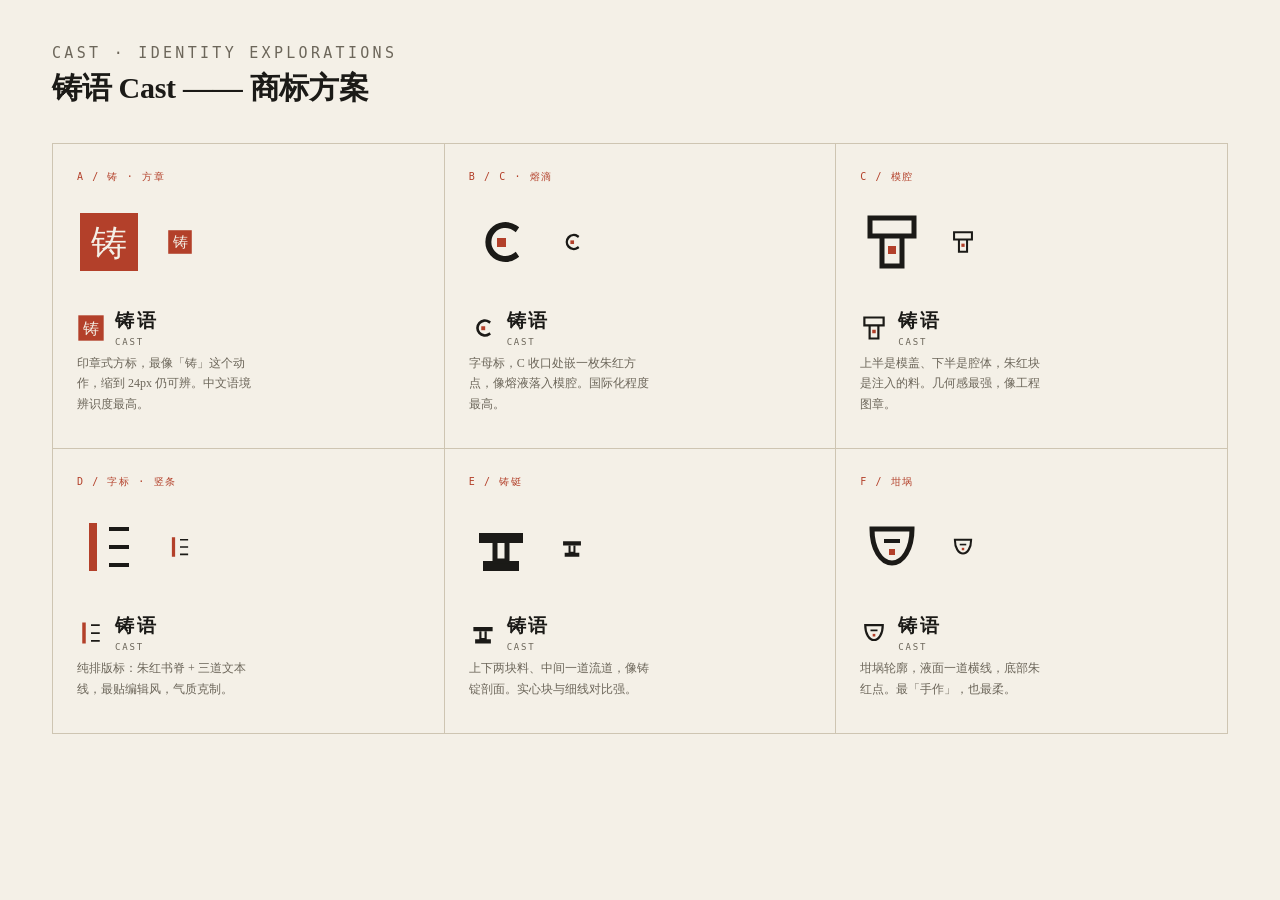
<file: web/logo-board.html>
<!doctype html>
<html lang="zh-CN">
<head>
<meta charset="utf-8" />
<title>铸语 Cast · 商标方案</title>
<style>
  :root{
    --paper:#f4f0e7; --paper2:#ece5d8; --line:#cec5b2; --ink:#1b1a17;
    --accent:#b3402a; --muted:#6c665a; --dim:#8d8577;
  }
  *{box-sizing:border-box}
  body{margin:0;background:var(--paper);color:var(--ink);
    font-family:"Source Han Serif SC","Noto Serif SC","Songti SC","SimSun",Georgia,serif;
    padding:44px 52px 72px;}
  h1{font-size:15px;letter-spacing:.22em;text-transform:uppercase;font-family:"Consolas",monospace;
     color:var(--muted);font-weight:400;margin:0 0 6px}
  h2{font-size:30px;margin:0 0 34px;letter-spacing:-.01em}
  .grid{display:grid;grid-template-columns:repeat(3,1fr);gap:0;border-top:1px solid var(--line);
        border-left:1px solid var(--line)}
  .cell{border-right:1px solid var(--line);border-bottom:1px solid var(--line);padding:26px 24px 22px}
  .stage{height:96px;display:flex;align-items:center;gap:26px}
  .mark{width:64px;height:64px;flex:none;color:var(--ink)}
  .mark.small{width:26px;height:26px}
  .name{font-family:Consolas,monospace;font-size:10px;letter-spacing:.16em;color:var(--accent);margin-bottom:10px}
  .desc{font-size:12px;line-height:1.7;color:var(--muted);margin-top:6px;max-width:30ch}
  .mock{margin-top:18px;display:flex;align-items:center;gap:10px}
  .mock .mark{width:28px;height:28px}
  .mock b{font-size:19px;letter-spacing:.14em;font-weight:600}
  .mock i{font-family:Consolas,monospace;font-size:9px;letter-spacing:.2em;color:var(--muted);
          font-style:normal;display:block;margin-top:3px}
  svg{display:block}
</style>
</head>
<body>
  <h1>Cast · Identity Explorations</h1>
  <h2>铸语 Cast —— 商标方案</h2>

  <div class="grid">

    <!-- A 印章 -->
    <div class="cell">
      <div class="name">A / 铸 · 方章</div>
      <div class="stage">
        <svg class="mark" viewBox="0 0 64 64"><rect x="3" y="3" width="58" height="58" fill="#b3402a"/><text x="32" y="45" text-anchor="middle" font-family="Source Han Serif SC, SimSun, serif" font-size="36" fill="#f4f0e7">铸</text></svg>
        <svg class="mark small" viewBox="0 0 64 64"><rect x="3" y="3" width="58" height="58" fill="#b3402a"/><text x="32" y="45" text-anchor="middle" font-family="Source Han Serif SC, SimSun, serif" font-size="36" fill="#f4f0e7">铸</text></svg>
      </div>
      <div class="mock"><svg class="mark" viewBox="0 0 64 64"><rect x="3" y="3" width="58" height="58" fill="#b3402a"/><text x="32" y="45" text-anchor="middle" font-family="Source Han Serif SC, SimSun, serif" font-size="36" fill="#f4f0e7">铸</text></svg><div><b>铸语</b><i>CAST</i></div></div>
      <p class="desc">印章式方标，最像「铸」这个动作，缩到 24px 仍可辨。中文语境辨识度最高。</p>
    </div>

    <!-- B 字母C -->
    <div class="cell">
      <div class="name">B / C · 熔滴</div>
      <div class="stage">
        <svg class="mark" viewBox="0 0 64 64"><path d="M46 18a17 17 0 1 0 0 28" fill="none" stroke="currentColor" stroke-width="6" stroke-linecap="square"/><rect x="28" y="28" width="9" height="9" fill="#b3402a"/></svg>
        <svg class="mark small" viewBox="0 0 64 64"><path d="M46 18a17 17 0 1 0 0 28" fill="none" stroke="currentColor" stroke-width="6" stroke-linecap="square"/><rect x="28" y="28" width="9" height="9" fill="#b3402a"/></svg>
      </div>
      <div class="mock"><svg class="mark" viewBox="0 0 64 64"><path d="M46 18a17 17 0 1 0 0 28" fill="none" stroke="currentColor" stroke-width="6" stroke-linecap="square"/><rect x="28" y="28" width="9" height="9" fill="#b3402a"/></svg><div><b>铸语</b><i>CAST</i></div></div>
      <p class="desc">字母标，C 收口处嵌一枚朱红方点，像熔液落入模腔。国际化程度最高。</p>
    </div>

    <!-- C 模具 -->
    <div class="cell">
      <div class="name">C / 模腔</div>
      <div class="stage">
        <svg class="mark" viewBox="0 0 64 64"><path d="M10 8h44v18H10z" fill="none" stroke="currentColor" stroke-width="5"/><path d="M22 26v30h20V26" fill="none" stroke="currentColor" stroke-width="5"/><rect x="28" y="36" width="8" height="8" fill="#b3402a"/></svg>
        <svg class="mark small" viewBox="0 0 64 64"><path d="M10 8h44v18H10z" fill="none" stroke="currentColor" stroke-width="5"/><path d="M22 26v30h20V26" fill="none" stroke="currentColor" stroke-width="5"/><rect x="28" y="36" width="8" height="8" fill="#b3402a"/></svg>
      </div>
      <div class="mock"><svg class="mark" viewBox="0 0 64 64"><path d="M10 8h44v18H10z" fill="none" stroke="currentColor" stroke-width="5"/><path d="M22 26v30h20V26" fill="none" stroke="currentColor" stroke-width="5"/><rect x="28" y="36" width="8" height="8" fill="#b3402a"/></svg><div><b>铸语</b><i>CAST</i></div></div>
      <p class="desc">上半是模盖、下半是腔体，朱红块是注入的料。几何感最强，像工程图章。</p>
    </div>

    <!-- D 字标 -->
    <div class="cell">
      <div class="name">D / 字标 · 竖条</div>
      <div class="stage">
        <svg class="mark" viewBox="0 0 64 64"><rect x="12" y="8" width="8" height="48" fill="#b3402a"/><path d="M32 14h20M32 32h20M32 50h20" stroke="currentColor" stroke-width="4"/></svg>
        <svg class="mark small" viewBox="0 0 64 64"><rect x="12" y="8" width="8" height="48" fill="#b3402a"/><path d="M32 14h20M32 32h20M32 50h20" stroke="currentColor" stroke-width="4"/></svg>
      </div>
      <div class="mock"><svg class="mark" viewBox="0 0 64 64"><rect x="12" y="8" width="8" height="48" fill="#b3402a"/><path d="M32 14h20M32 32h20M32 50h20" stroke="currentColor" stroke-width="4"/></svg><div><b>铸语</b><i>CAST</i></div></div>
      <p class="desc">纯排版标：朱红书脊 + 三道文本线，最贴编辑风，气质克制。</p>
    </div>

    <!-- E 铤 -->
    <div class="cell">
      <div class="name">E / 铸铤</div>
      <div class="stage">
        <svg class="mark" viewBox="0 0 64 64"><path d="M14 46h36v10H14zM10 18h44v10H10z" fill="currentColor"/><path d="M26 28v18h12V28" fill="none" stroke="currentColor" stroke-width="5"/></svg>
        <svg class="mark small" viewBox="0 0 64 64"><path d="M14 46h36v10H14zM10 18h44v10H10z" fill="currentColor"/><path d="M26 28v18h12V28" fill="none" stroke="currentColor" stroke-width="5"/></svg>
      </div>
      <div class="mock"><svg class="mark" viewBox="0 0 64 64"><path d="M14 46h36v10H14zM10 18h44v10H10z" fill="currentColor"/><path d="M26 28v18h12V28" fill="none" stroke="currentColor" stroke-width="5"/></svg><div><b>铸语</b><i>CAST</i></div></div>
      <p class="desc">上下两块料、中间一道流道，像铸锭剖面。实心块与细线对比强。</p>
    </div>

    <!-- F 双弧 -->
    <div class="cell">
      <div class="name">F / 坩埚</div>
      <div class="stage">
        <svg class="mark" viewBox="0 0 64 64"><path d="M12 14h40c0 20-9 34-20 34S12 34 12 14z" fill="none" stroke="currentColor" stroke-width="5"/><path d="M24 26h16" stroke="currentColor" stroke-width="4"/><rect x="29" y="34" width="6" height="6" fill="#b3402a"/></svg>
        <svg class="mark small" viewBox="0 0 64 64"><path d="M12 14h40c0 20-9 34-20 34S12 34 12 14z" fill="none" stroke="currentColor" stroke-width="5"/><path d="M24 26h16" stroke="currentColor" stroke-width="4"/><rect x="29" y="34" width="6" height="6" fill="#b3402a"/></svg>
      </div>
      <div class="mock"><svg class="mark" viewBox="0 0 64 64"><path d="M12 14h40c0 20-9 34-20 34S12 34 12 14z" fill="none" stroke="currentColor" stroke-width="5"/><path d="M24 26h16" stroke="currentColor" stroke-width="4"/><rect x="29" y="34" width="6" height="6" fill="#b3402a"/></svg><div><b>铸语</b><i>CAST</i></div></div>
      <p class="desc">坩埚轮廓，液面一道横线，底部朱红点。最「手作」，也最柔。</p>
    </div>

  </div>
</body>
</html>
</file>
